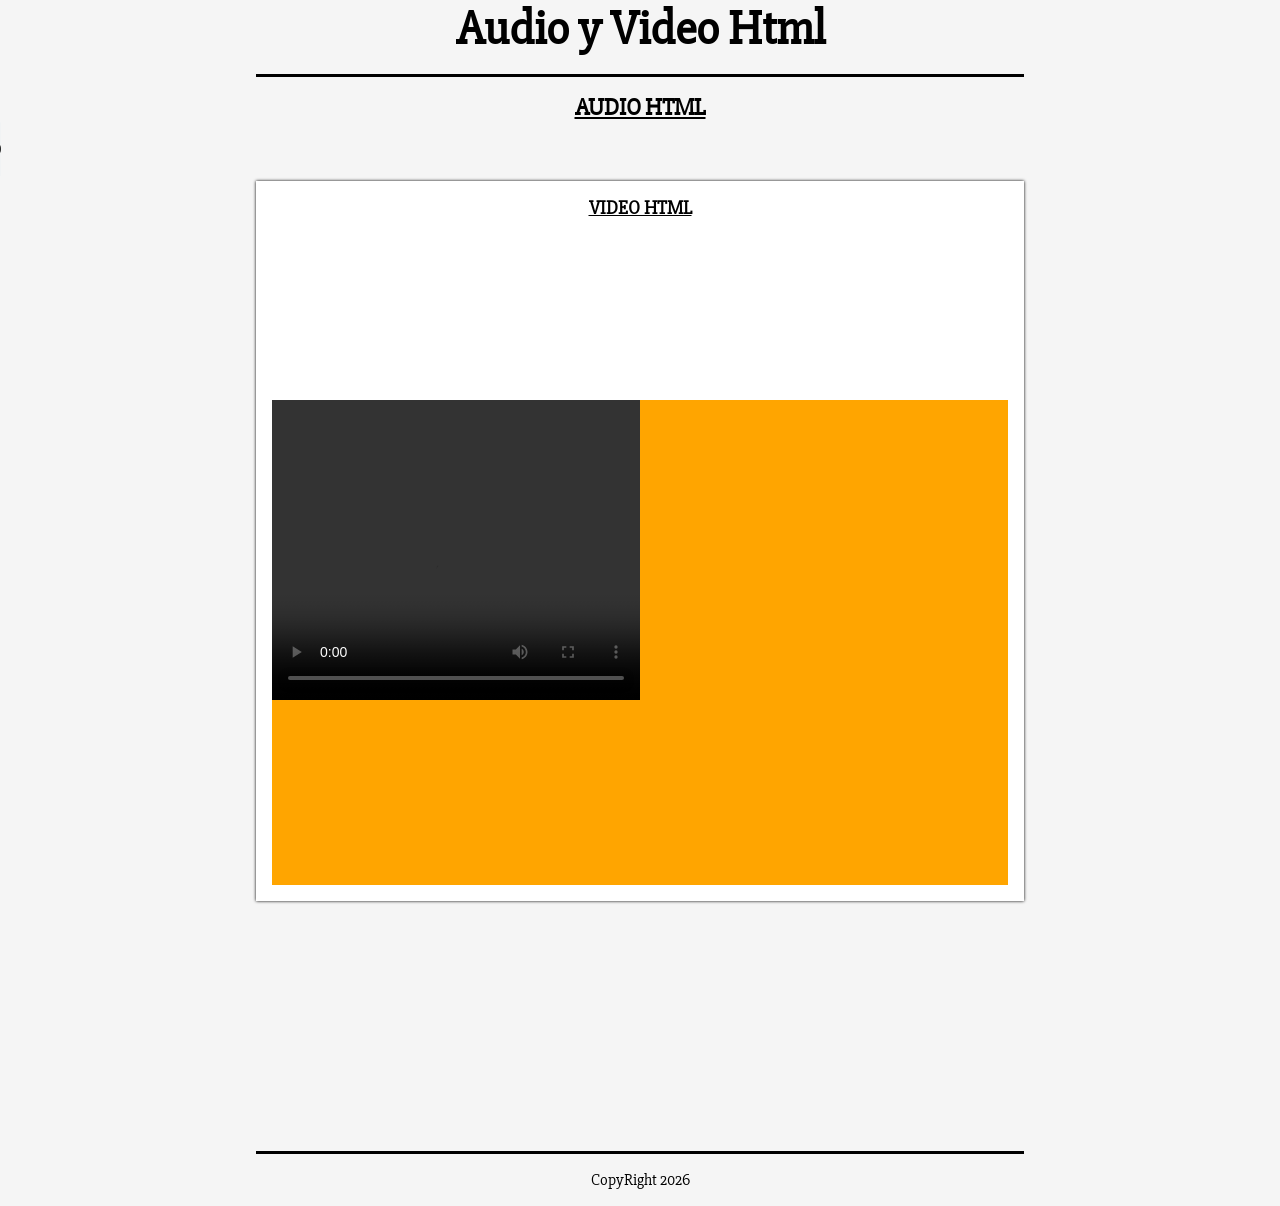
<file: ejercicios/audio-video.html>
<!DOCTYPE html>
<html lang="en">
<head>
    <meta charset="UTF-8">
    <meta name="viewport" content="width=device-width, initial-scale=1.0">
    <title>Audio y Video Html</title>

    <link href="https://fonts.googleapis.com/css2?family=Redaction+10:ital,wght@0,400;0,700;1,400&family=Slabo+27px&display=swap" rel="stylesheet">
   
    <link rel="stylesheet" href="../css/video.css">
</head>
<body>
    <hedear>
        <h1>Audio y Video Html</h1>
    </hedear>
    </section class="audio container"> 
        <h2>Audio html</h2>
        <div>
            <audio src="/assets/tamborine_120bpm_4-4time_301beats_sGUFCm.mp3" controls muted>
                Your browser does not support the audio element.
            </audio>
        </div>
    </section>
    <section class="video container"> 
        <h3>Video html</h3>
        <div class="items">
            <video src="/assets/nirvana.exe" controls></video>
        </div>
        <div class="items">
            <iframe src="https://www.youtube.com/embed/4VxdufqB9zg?si=stcpZ15_XbQF7QP1" title="YouTube video player" frameborder="0" allow="accelerometer; autoplay; clipboard-write; encrypted-media; gyroscope; picture-in-picture; web-share" referrerpolicy="strict-origin-when-cross-origin" allowfullscreen></iframe> 
        </div>
    </section>
    <footer class="pie">
          <p>CopyRight 2026</p>
    </footer>



</body>
</html>
</file>
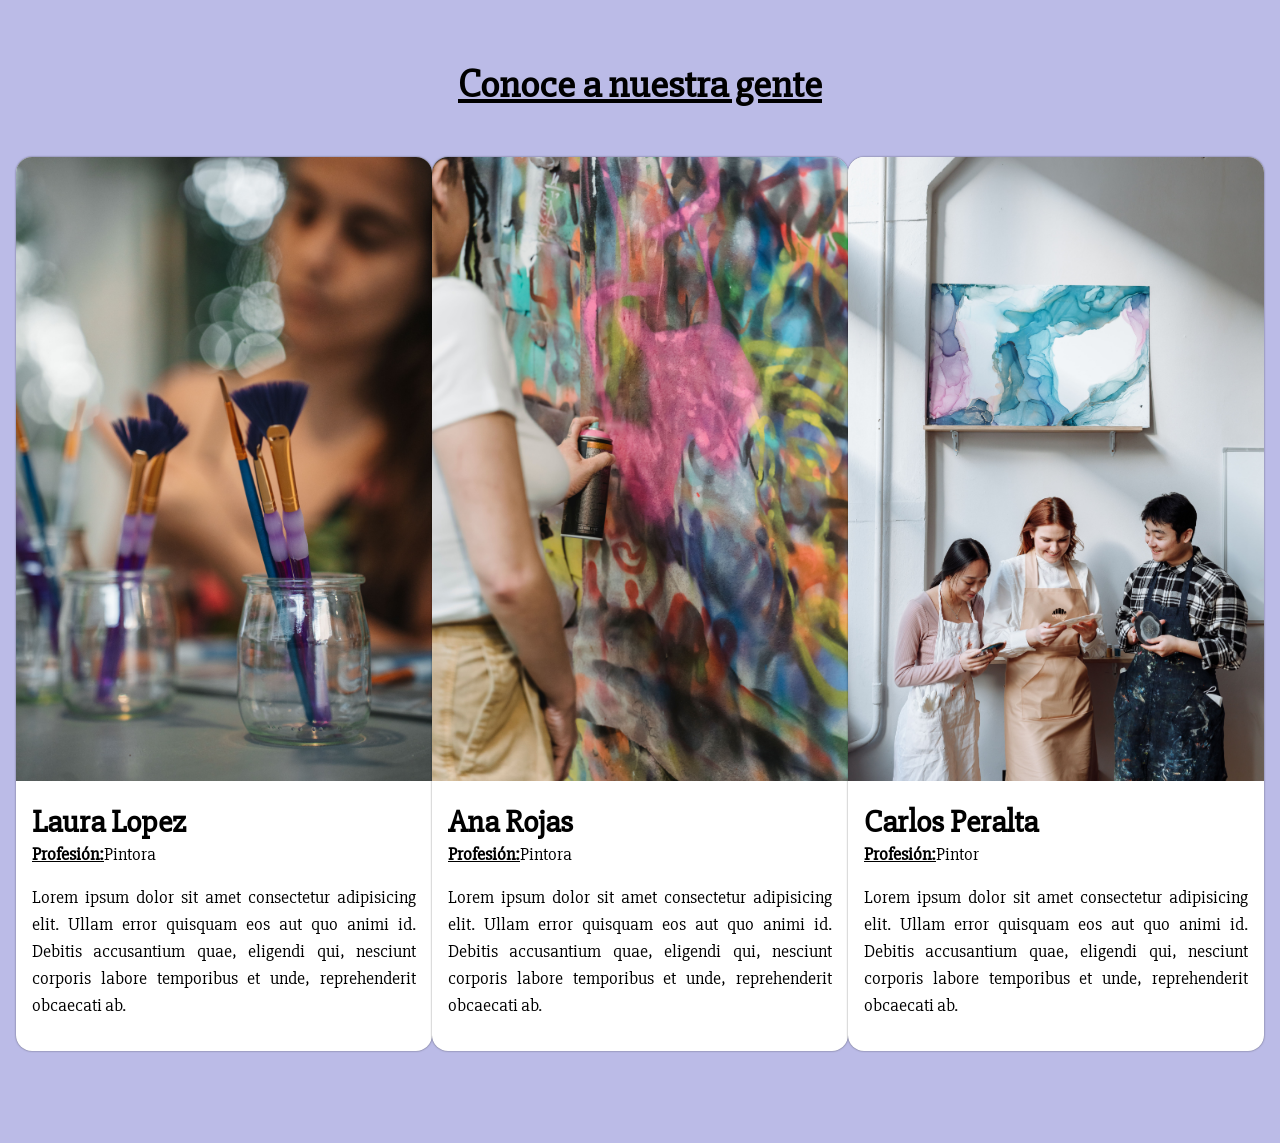
<file: ejercicios/cards.html>
<!DOCTYPE html>
<html lang="en">
<head>
    <meta charset="UTF-8">
    <meta name="viewport" content="width=device-width, initial-scale=1.0">
    <title>Document</title>
    <!--FUENTES-->
    <link href="https://fonts.googleapis.com/css2?family=Redaction+10:ital,wght@0,400;0,700;1,400&family=Slabo+27px&display=swap" rel="stylesheet">
    <!--CSS PROYECTO CARDS-->
    <link rel="stylesheet" href="../css/cards.css">
</head>
<body>
    <section id="cards-sec">
        <h2>Conoce a nuestra gente</h2>
        <div class="container">
            <div class="items card">
            <img src="/img/pexels-clement-proust-363898785-38447684.jpg" alt="">
                <div class="contenido">
                 <h3>Laura Lopez</h3>
                 <p><span class="prof">Profesión:</span>Pintora</p>
                 <p>Lorem ipsum dolor sit amet consectetur adipisicing elit. Ullam error quisquam eos aut quo animi id. Debitis accusantium quae, eligendi qui, nesciunt corporis labore temporibus et unde, reprehenderit obcaecati ab.</p>
                </div>
            
            </div>
            <div class="items card">
            <img src="/img/pexels-felicity-tai-7951967.jpg" alt="">
                <div class="contenido">
                 <h3>Ana Rojas</h3>
                 <p><span class="prof">Profesión:</span>Pintora</p>
                 <p>Lorem ipsum dolor sit amet consectetur adipisicing elit. Ullam error quisquam eos aut quo animi id. Debitis accusantium quae, eligendi qui, nesciunt corporis labore temporibus et unde, reprehenderit obcaecati ab.</p>
                </div>
            </div>
            
            <div class="items card">
            <img src="/img/pexels-thirdman-7257931.jpg" alt="">
                <div class="contenido">
                 <h3>Carlos Peralta</h3>
                 <p><span class="prof">Profesión:</span>Pintor</p>
                 <p>Lorem ipsum dolor sit amet consectetur adipisicing elit. Ullam error quisquam eos aut quo animi id. Debitis accusantium quae, eligendi qui, nesciunt corporis labore temporibus et unde, reprehenderit obcaecati ab.</p>
                </div>
           
            </div>
             
        </div>
    </section>
    
</body>
</html>
</file>
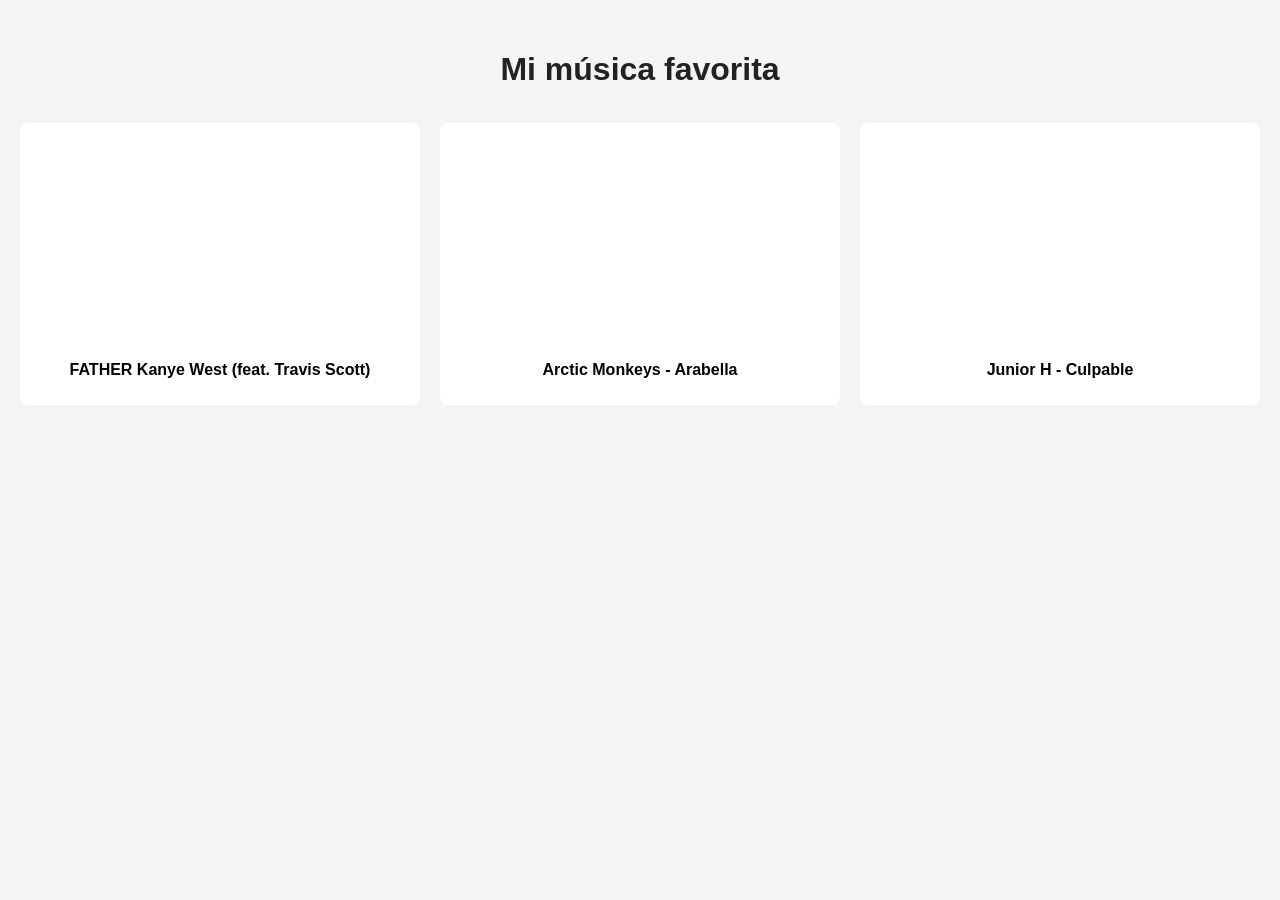
<file: ejercicios/flexbox.html>
<!DOCTYPE html>
<html lang="en">
<head>
    <meta charset="UTF-8">
    <meta name="viewport" content="width=device-width, initial-scale=1.0">
    <title>Mi música favorita</title>
    <link rel="stylesheet" href="../css/flexbox.css">
</head>
<body>
     <h1>Mi música favorita</h1>

    <div class="galeria">

        <div class="video">
            <iframe
                src="https://www.youtube.com/embed/unypqeWmyNI?si=wZtTAX_NjQ4nRC0Z"
                title="FATHER Kanye West (feat. Travis Scott)"
                allowfullscreen>
            </iframe>
            <h3>FATHER Kanye West (feat. Travis Scott)</h3>
        </div>

        <div class="video">
            <iframe
                src="https://www.youtube.com/embed/Jn6-TItCazo?si=AA6S0JeuuDCVIRIe"
                title="Arctic Monkeys - Arabella"
                allowfullscreen>
            </iframe>
            <h3>Arctic Monkeys - Arabella</h3>
        </div>

        <div class="video">
            <iframe
                src="https://www.youtube.com/embed/BzgiH91cpSo?si=k5ytsIlE_nQQaW3z"
                title="Junior H - Culpable"
                allowfullscreen>
            </iframe>
            <h3>Junior H - Culpable</h3>
        </div>

    </div>


















</body>
</html>
</file>
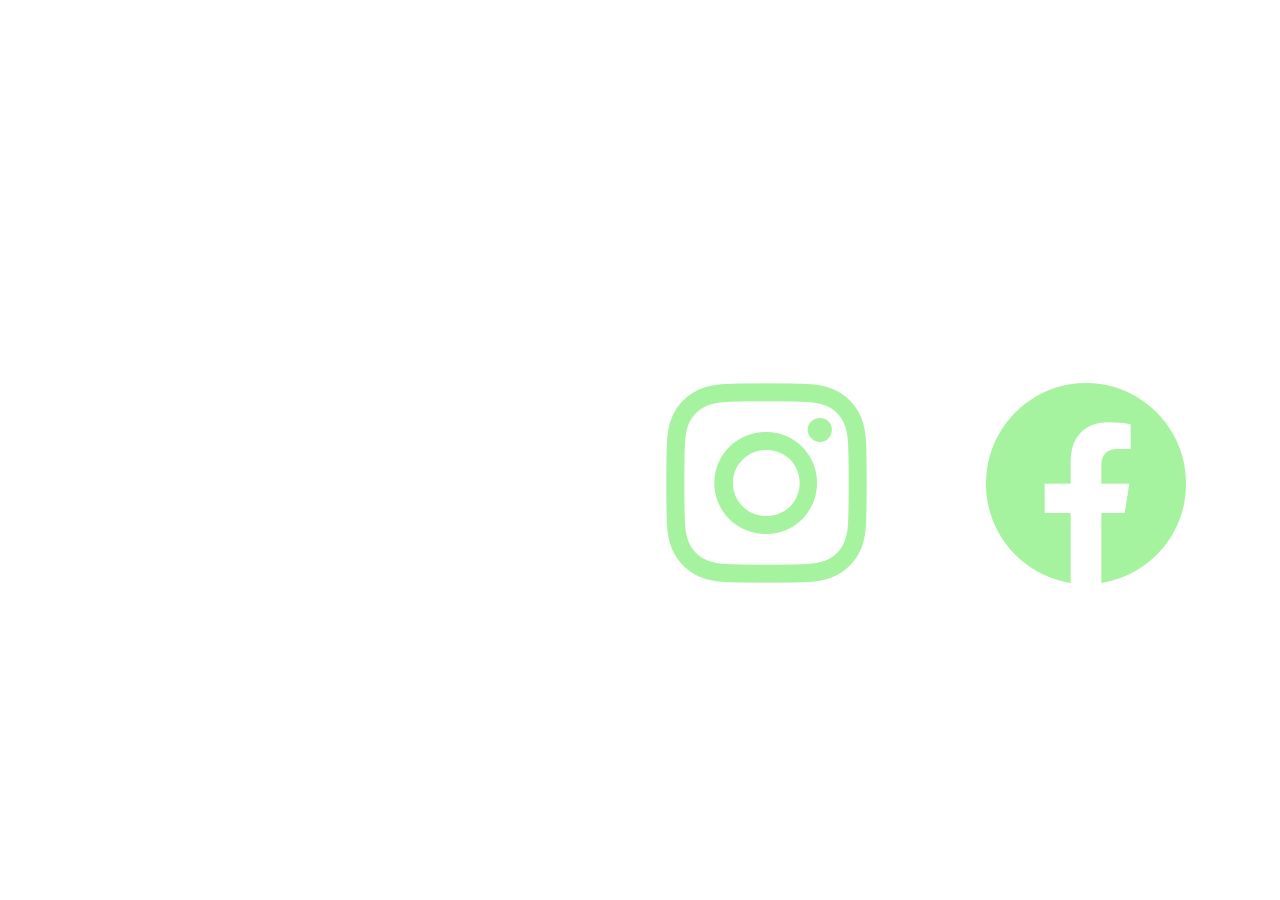
<file: ejercicios/social.html>
<!DOCTYPE html>
<html lang="en">
<head>
    <meta charset="UTF-8">
    <meta name="viewport" content="width=device-width, initial-scale=1.0">
    <title>Document</title>
    <!--BOOSTRAP ICONOS--> 
    <link rel="stylesheet" href="https://cdn.jsdelivr.net/npm/bootstrap-icons@1.13.1/font/bootstrap-icons.min.css">

   <!--CSS PRINCIPAL--> 
    <link rel="stylesheet" href="../css/social.css">
</head>
<body>
    <div class="container">
    <div class="items">
    <i class="bi bi-instagram"></i>
    </div>
    <div class="items">
    <i class="bi bi-facebook fb"></i>
    </div>
    <div class="items">
    <i class="bi bi-discord"></i>
    </div>
 </div>
</body>
</html>
</file>
<file: css/video.css>
/* DOCUMENTO CSS*/

*{ margin: 0;
   padding:0;}

body {  font-family: "Slabo 27px", serif; 
        background-color: whitesmoke;}

/*ENCABEZADOS*/
h1 { font-weight: 900;
     font-size: 3em; 
     text-align: center;
     padding-bottom: 16px;
     border-bottom: 3px black solid; 
     width: 60%; 
     margin: 0px auto 16px auto; }

h2, h3 { text-align: center; 
     text-transform: uppercase;
     text-decoration: underline;
     font-weight: 700; }

h3 {width: 100% ;}

/*LAYOUT*/
.container { width: 60%;
            margin: 0px auto 16px auto; }

.audio, .video { background-color: white; 
         box-shadow:0px 0px 3px black; 
         padding: 16px; 
         box-sizing: border-box;}

section.audio div { width: 100%; }

section.audio audio { display: block;
                      margin: 8px auto 0px auto;}

.video {display: flex;
        flex-wrap: wrap;
        height: 80vh; }

.items {width: 50%; 
        background-color: orange;}

section.video video { width: 100%;
                    height: 300px; }

section.video iframe { width: 100%;
                    height: 300px;  }

.pie {text-align: center;
    
      margin-top: 250px;
      width:60%;
      border-top: solid black 3px;
      margin: 250px auto 0px auto;
      padding: 16px 0px;
      }
</file>
<file: css/cards.css>
/* DOCUMENTO CSS*/


* {margin: 0;
   padding: 0; }

body { font-family: "Slabo 27px", serif; }

/*ENCABEZADOS*/
h2 { text-align: center;
    font-size: 2.5em;
    text-decoration: underline;
    font-weight: 600;
    padding: 0px 16px 32px 16px ;
     }

h3 { font-size: 2em; }

/*LAYOUT*/
section#cards-sec { background-color: rgb(187, 187, 231);
             min-height: 400px ;
             padding: 60px 0px;
             box-sizing: border-box;}

.container {padding: 16px;
            box-sizing: border-box;
            width: 100%;
            margin: 0px auto 0px auto; 
            display:flex; 
            flex-direction: row wrap;
            justify-content: space-between;
            min-height: 1px ;
           /*align-items: stretch;}*/  }

.items { width: 100%;
       min-height: 140px; 
       margin-bottom: 16px;}

.container img { width: 100%;
                margin-bottom: 16px; }

.prof { font-weight: 800;
        text-decoration: underline;}

.container p { line-height: 1.5; 
              font-size: 18px;
            text-align: justify;}

.contenido p:nth-child(2) {  padding-bottom: 16px; }

.card {background-color: white;
       border-radius: 16px;
       overflow: hidden;
       box-sizing: border-box;
       box-shadow: 0px  0px 2px rgba(0, 0, 0, 0.527);}

       .contenido { padding: 0px 16px 32px 16px;
                   box-sizing: border-box; }

@media only screen and (min-widh:600px) {
    .container {width: 80%;}
}

@media only screen and (min-widh:1024px) {
    .items {width: 31%;}
}
</file>
<file: css/flexbox.css>
/* DOCUMENTO CSS*/

    body { margin: 0;
        padding: 30px;
        font-family: Arial, sans-serif;
        background-color: #f4f4f4; }

    h1 { text-align: center;
        margin-bottom: 35px;
        color: #222; }

    .galeria { display: flex;
        flex-direction: row;
        justify-content: center;
        align-items: flex-start;
        gap: 20px;
        flex-wrap: nowrap; }

    .video { width: 380px;
        background-color: white;
        padding: 10px;
        border-radius: 8px; }

    .video iframe { width: 380px;
        height: 214px;
        border: none; }

    .video h3 { font-size: 16px;
        margin-top: 10px;
        text-align: center; }
</file>
<file: css/social.css>
/*DCOUMENTO CSS*/

* {margin: 0;
    padding: 0;}

body {margin-top: 200px; }

.container {width: 300px;
            margin: auto; 
            padding: 16px;
            box-sizing: border-box;
            display: flex;
            flex-direction: column;}

.items { width: 100%;
        min-height: 1px;
        font-size: 250px;
        text-align: center;
        padding: 160px;
        box-sizing: border-box; }

        .items i {color: rgb(166, 243, 159);}

        .items i:hover {color: black;}

        .items i:active {color: rgb(2, 49, 20);}

        .items i.fb:hover {color: blue;}

        /*BREAKPOINT 768*/

        @media only screen and (min-width:768px)  {

            .container { flex-direction: row; ;
                        justify-content: space-between;
                        min-height: 1px;}

            .items {width: 31%; 
                    font-size: 200px;}

        }

        /*BREAKPOINT 1380*/
          @media only screen and (min-width:1380px)  {

            .container { justify-content: center;
                        width: 250px; ;}

            .items { font-size: 3em;
                    padding: 0px; }

        
        }
</file>
